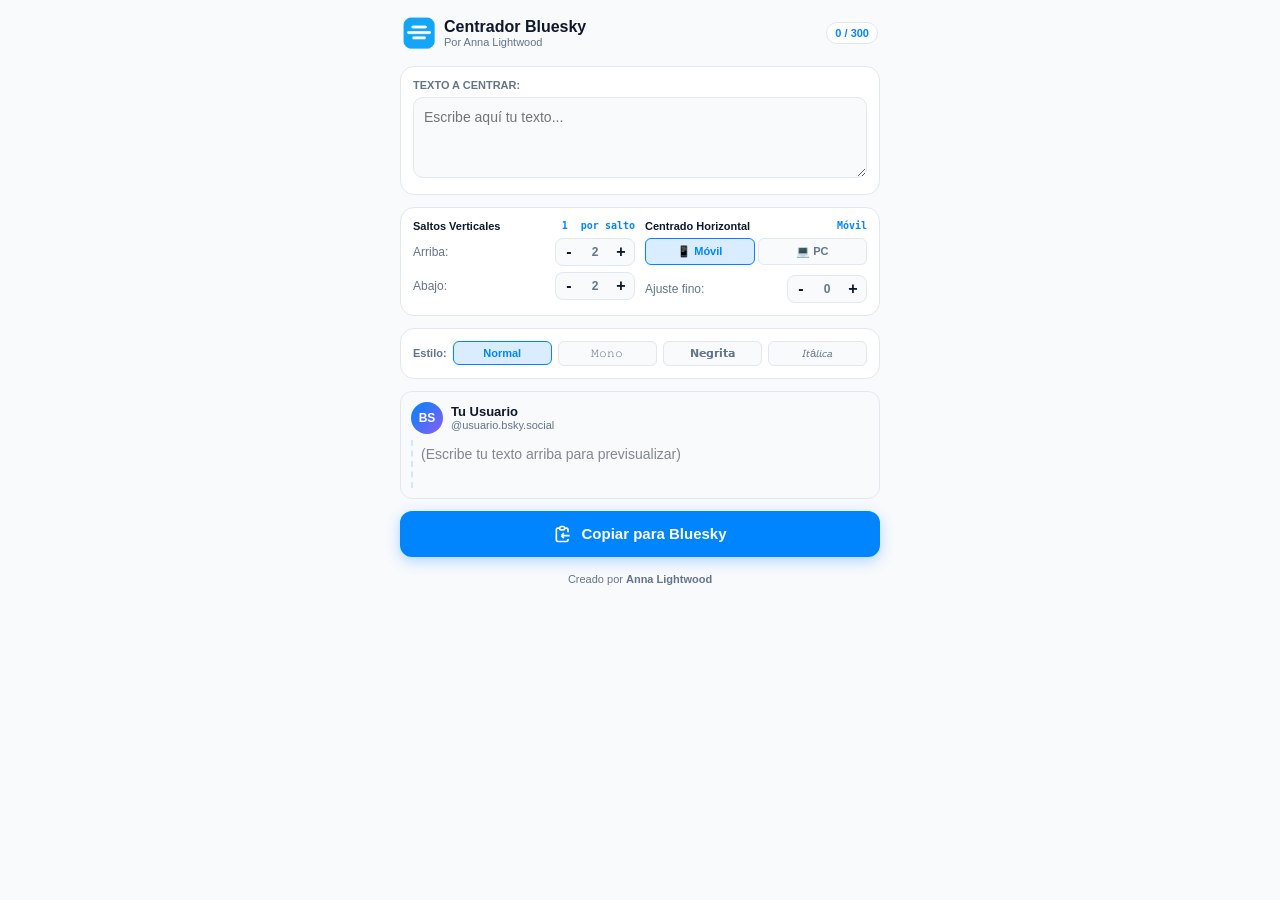
<file: pwa/index.html>
<!DOCTYPE html>
<html lang="es">
<head>
  <meta charset="UTF-8">
  <meta name="viewport" content="width=device-width, initial-scale=1.0, maximum-scale=1.0, user-scalable=no">
  <title>Centrador Bluesky - Anna Lightwood</title>
  <link rel="manifest" href="manifest.json">
  <meta name="author" content="Anna Lightwood">
  <meta name="theme-color" content="#0085ff">
  <meta name="apple-mobile-web-app-capable" content="yes">
  <meta name="apple-mobile-web-app-status-bar-style" content="black-translucent">
  <link rel="apple-touch-icon" href="icon192.png">
  <style>
    :root {
      --bg: #0f141c;
      --card: #161e2e;
      --border: #243044;
      --text: #f1f5f9;
      --muted: #94a3b8;
      --primary: #0085ff;
      --primary-active: #006ed6;
      --success: #10b981;
      --warning: #f59e0b;
      --danger: #ef4444;
    }
    @media (prefers-color-scheme: light) {
      :root {
        --bg: #f8fafc;
        --card: #ffffff;
        --border: #e2e8f0;
        --text: #0f172a;
        --muted: #64748b;
        --primary: #0085ff;
        --primary-active: #0070d8;
      }
    }
    * { box-sizing: border-box; margin: 0; padding: 0; }
    body {
      background-color: var(--bg);
      color: var(--text);
      font-family: -apple-system, BlinkMacSystemFont, "Segoe UI", Roboto, Helvetica, Arial, sans-serif;
      min-height: 100vh;
      display: flex;
      flex-direction: column;
      align-items: center;
      padding: 12px;
      user-select: none;
    }
    .app-container {
      width: 100%;
      max-width: 480px;
      display: flex;
      flex-direction: column;
      gap: 12px;
    }
    header {
      display: flex;
      justify-content: space-between;
      align-items: center;
      padding: 4px 2px;
    }
    .header-brand {
      display: flex;
      align-items: center;
      gap: 8px;
    }
    .brand-icon {
      width: 34px;
      height: 34px;
      background: rgba(0, 133, 255, 0.15);
      border-radius: 10px;
      display: flex;
      align-items: center;
      justify-content: center;
    }
    .brand-icon svg { width: 22px; height: 22px; fill: var(--primary); }
    h1 { font-size: 16px; font-weight: 700; }
    .brand-sub { font-size: 11px; color: var(--muted); }
    .badge {
      font-size: 11px;
      font-weight: 700;
      padding: 4px 8px;
      border-radius: 12px;
      background: var(--card);
      border: 1px solid var(--border);
      color: var(--primary);
    }
    .badge.warn { color: var(--warning); border-color: var(--warning); background: rgba(245, 158, 11, 0.1); }
    .badge.error { color: var(--danger); border-color: var(--danger); background: rgba(239, 68, 68, 0.1); }

    /* Cards */
    .card {
      background: var(--card);
      border: 1px solid var(--border);
      border-radius: 14px;
      padding: 12px;
    }
    label.card-label {
      display: flex;
      justify-content: space-between;
      font-size: 11px;
      font-weight: 700;
      text-transform: uppercase;
      color: var(--muted);
      margin-bottom: 6px;
    }
    textarea {
      width: 100%;
      background: var(--bg);
      border: 1px solid var(--border);
      color: var(--text);
      border-radius: 10px;
      padding: 10px;
      font-size: 14px;
      line-height: 1.4;
      font-family: inherit;
      resize: vertical;
      min-height: 70px;
    }
    textarea:focus { outline: none; border-color: var(--primary); }

    /* Grid settings */
    .grid-2 {
      display: grid;
      grid-template-columns: 1fr 1fr;
      gap: 10px;
    }
    .setting-box {
      display: flex;
      flex-direction: column;
      gap: 6px;
    }
    .setting-title {
      font-size: 11px;
      font-weight: 700;
      display: flex;
      justify-content: space-between;
    }
    .setting-title small { font-family: monospace; color: var(--primary); font-size: 10px; }
    .stepper-row {
      display: flex;
      justify-content: space-between;
      align-items: center;
      font-size: 12px;
      color: var(--muted);
    }
    .stepper {
      display: flex;
      align-items: center;
      background: var(--bg);
      border: 1px solid var(--border);
      border-radius: 8px;
    }
    .step-btn {
      width: 26px;
      height: 26px;
      background: none;
      border: none;
      color: var(--text);
      font-size: 16px;
      font-weight: bold;
      cursor: pointer;
    }
    .step-val {
      width: 26px;
      text-align: center;
      font-weight: bold;
      font-size: 12px;
    }
    .button-group {
      display: flex;
      gap: 3px;
    }
    .btn-toggle {
      flex: 1;
      padding: 6px 0;
      background: var(--bg);
      border: 1px solid var(--border);
      color: var(--muted);
      font-size: 11px;
      font-weight: 600;
      border-radius: 6px;
      cursor: pointer;
    }
    .btn-toggle.active {
      background: rgba(0, 133, 255, 0.15);
      border-color: var(--primary);
      color: var(--primary);
    }

    /* Style Selector */
    .style-bar {
      display: flex;
      align-items: center;
      justify-content: space-between;
      gap: 6px;
    }
    .pill {
      flex: 1;
      padding: 5px 0;
      background: var(--bg);
      border: 1px solid var(--border);
      color: var(--muted);
      font-size: 11px;
      border-radius: 6px;
      cursor: pointer;
      text-align: center;
    }
    .pill.active {
      background: rgba(0, 133, 255, 0.15);
      border-color: var(--primary);
      color: var(--primary);
      font-weight: 700;
    }

    /* Preview */
    .preview-feed {
      background: var(--bg);
      border: 1px solid var(--border);
      border-radius: 12px;
      padding: 10px;
    }
    .preview-header {
      display: flex;
      align-items: center;
      gap: 8px;
      margin-bottom: 6px;
    }
    .avatar {
      width: 32px;
      height: 32px;
      border-radius: 50%;
      background: linear-gradient(135deg, #0085ff, #8b5cf6);
      color: white;
      font-weight: bold;
      font-size: 12px;
      display: flex;
      align-items: center;
      justify-content: center;
    }
    .user-info .u-name { font-size: 13px; font-weight: 700; }
    .user-info .u-handle { font-size: 11px; color: var(--muted); }
    .post-content {
      white-space: pre-wrap;
      font-size: 14px;
      line-height: 1.45;
      padding: 4px 8px;
      border-left: 2px dashed rgba(0, 133, 255, 0.3);
      min-height: 48px;
      user-select: text;
    }

    /* Primary copy button */
    .btn-copy {
      width: 100%;
      padding: 13px;
      background: var(--primary);
      color: white;
      border: none;
      border-radius: 12px;
      font-size: 15px;
      font-weight: 700;
      display: flex;
      align-items: center;
      justify-content: center;
      gap: 8px;
      cursor: pointer;
      box-shadow: 0 4px 14px rgba(0, 133, 255, 0.3);
      transition: all 0.2s ease;
    }
    .btn-copy:active { transform: scale(0.98); }
    .btn-copy.copied {
      background: var(--success);
      box-shadow: 0 4px 14px rgba(16, 185, 129, 0.3);
    }
    .btn-install {
      display: none;
      width: 100%;
      padding: 8px;
      background: rgba(0, 133, 255, 0.12);
      border: 1px dashed var(--primary);
      color: var(--primary);
      font-size: 12px;
      font-weight: 600;
      border-radius: 8px;
      cursor: pointer;
      text-align: center;
    }
    .creator-footer {
      text-align: center;
      font-size: 11px;
      color: var(--muted);
      padding: 4px 0 10px;
    }
  </style>
</head>
<body>
  <div class="app-container">
    <header>
      <div class="header-brand">
        <div class="brand-icon" style="background:transparent; padding:0;">
          <img src="[data-uri]" alt="Lightwood" style="width:34px; height:34px; border-radius:8px; object-fit:contain;">
        </div>
        <div>
          <h1>Centrador Bluesky</h1>
          <div class="brand-sub">Por Anna Lightwood</div>
        </div>
      </div>
      <div id="badge" class="badge">
        <span id="charCount">0</span> / 300
      </div>
    </header>

    <!-- Install PWA prompt -->
    <button id="installBtn" class="btn-install">📱 Instalar como App en tu Móvil</button>

    <!-- Input text -->
    <div class="card">
      <label class="card-label">
        <span>Texto a centrar:</span>
      </label>
      <textarea id="inputText" rows="3" placeholder="Escribe aquí tu texto..."></textarea>
    </div>

    <!-- Controls -->
    <div class="card grid-2">
      <!-- Vertical -->
      <div class="setting-box">
        <div class="setting-title">
          <span>Saltos Verticales</span>
          <small>1⠀ por salto</small>
        </div>
        <div class="stepper-row">
          <span>Arriba:</span>
          <div class="stepper">
            <button class="step-btn" onclick="stepVal('top', -1)">-</button>
            <span id="topVal" class="step-val">2</span>
            <button class="step-btn" onclick="stepVal('top', 1)">+</button>
          </div>
        </div>
        <div class="stepper-row">
          <span>Abajo:</span>
          <div class="stepper">
            <button class="step-btn" onclick="stepVal('bottom', -1)">-</button>
            <span id="bottomVal" class="step-val">2</span>
            <button class="step-btn" onclick="stepVal('bottom', 1)">+</button>
          </div>
        </div>
      </div>

      <!-- Horizontal -->
      <div class="setting-box">
        <div class="setting-title">
          <span>Centrado Horizontal</span>
          <small id="modeDisp">Móvil</small>
        </div>
        <div class="button-group">
          <button id="btnMobile" class="btn-toggle active" onclick="setMode('mobile')">📱 Móvil</button>
          <button id="btnPC" class="btn-toggle" onclick="setMode('pc')">💻 PC</button>
        </div>
        <div class="stepper-row" style="margin-top:4px;">
          <span>Ajuste fino:</span>
          <div class="stepper">
            <button class="step-btn" onclick="stepNudge(-1)">-</button>
            <span id="nudgeDisp" class="step-val">0</span>
            <button class="step-btn" onclick="stepNudge(1)">+</button>
          </div>
        </div>
      </div>
    </div>

    <!-- Typography -->
    <div class="card style-bar">
      <span style="font-size:11px; font-weight:700; color:var(--muted);">Estilo:</span>
      <button id="stNormal" class="pill active" onclick="setStyle('normal')">Normal</button>
      <button id="stMono" class="pill" onclick="setStyle('mono')">𝙼𝚘𝚗𝚘</button>
      <button id="stBold" class="pill" onclick="setStyle('bold')">𝗡𝗲𝗴𝗿𝗶𝘁𝗮</button>
      <button id="stItalic" class="pill" onclick="setStyle('italic')">𝘐𝘵á𝘭𝘪𝘤𝘢</button>
    </div>

    <!-- Live Preview -->
    <div class="card preview-feed">
      <div class="preview-header">
        <div class="avatar">BS</div>
        <div class="user-info">
          <div class="u-name">Tu Usuario</div>
          <div class="u-handle">@usuario.bsky.social</div>
        </div>
      </div>
      <div id="previewBox" class="post-content"></div>
    </div>

    <!-- Copy CTA -->
    <button id="copyBtn" class="btn-copy" onclick="copyResult()">
      <svg width="20" height="20" viewBox="0 0 24 24" fill="none" stroke="currentColor" stroke-width="2">
        <path d="M8 5H6a2 2 0 00-2 2v12a2 2 0 002 2h10a2 2 0 002-2v-1M8 5a2 2 0 002 2h2a2 2 0 002-2M8 5a2 2 0 012-2h2a2 2 0 012 2m0 0h2a2 2 0 012 2v3m2 4H10m0 0l3-3m-3 3l3 3"/>
      </svg>
      <span id="copyLabel">Copiar para Bluesky</span>
    </button>

    <div class="creator-footer">
      Creado por <strong>Anna Lightwood</strong>
    </div>
  </div>

  <script>
    const BRAILLE = '\u2800';

    // Canvas exact pixel measuring
    const canvas = document.createElement('canvas');
    const ctx = canvas.getContext('2d');
    ctx.font = '15px -apple-system, BlinkMacSystemFont, "Segoe UI", Roboto, Helvetica, Arial, sans-serif';

    function getPxWidth(text) {
      return ctx.measureText(text).width;
    }

    const BRAILLE_PX = ctx.measureText(BRAILLE).width || 10.0;

    let state = {
      top: 2,
      bottom: 2,
      mode: 'mobile', // 'mobile' | 'pc' | 'block'
      nudge: 0,
      style: 'normal'
    };

    const maps = {
      mono: {
        base: 'abcdefghijklmnopqrstuvwxyzABCDEFGHIJKLMNOPQRSTUVWXYZ0123456789',
        target: '𝚊𝚋𝚌𝚍𝚎𝚏𝚐𝚑𝚒𝚓𝚔𝚕𝚖𝚗𝚘𝚙𝚚𝚛𝚜𝚝𝚞𝚟𝚠𝚡𝚢𝚣𝙰𝙱𝙲𝙳𝙴𝙵𝙶𝙷𝙸𝙹𝙺𝙻𝙼𝙽𝙾𝙿𝚀𝚁𝚂𝚃𝚄𝚅𝚆𝚇𝚈𝚉𝟶𝟷𝟸𝟹𝟺𝟻𝟼𝟽𝟾𝟿'
      },
      bold: {
        base: 'abcdefghijklmnopqrstuvwxyzABCDEFGHIJKLMNOPQRSTUVWXYZ0123456789',
        target: '𝗮𝗯𝗰𝗱𝗲𝗳𝗴𝗵𝗶𝗷𝗸𝗹𝗺𝗻𝗼𝗽𝗾𝗿𝘀𝘁𝘂𝘃𝘄𝘅𝘆𝘇𝗔𝗕𝗖𝗗𝙴𝗙𝗚𝗛𝗜𝗝𝗞𝗟𝗠𝗡𝗢𝗣𝗤𝗥𝗦𝗧𝗨𝗩𝗪𝗫𝗬𝗭𝟬𝟭𝟮𝟯𝟰𝟱𝟲𝟳𝟴𝟵'
      },
      italic: {
        base: 'abcdefghijklmnopqrstuvwxyzABCDEFGHIJKLMNOPQRSTUVWXYZ',
        target: '𝘢𝘣𝘤𝘥𝚎𝚏𝚐𝘩𝘪𝘫𝚔𝘭𝘮𝘯𝘰𝚙𝘲𝘳𝘴𝘵𝘶𝚟𝘸𝘹𝘺𝘻𝘈𝘉𝘊𝘋𝘌𝘍𝘎𝘏𝘐𝘑𝘒𝘓𝘔𝕎𝗤𝘙𝘚𝘛𝘜𝘝𝘞𝘟𝘠𝘡'
      }
    };

    function convert(text, s) {
      if (s === 'normal' || !maps[s]) return text;
      const m = maps[s];
      const b = Array.from(m.base);
      const t = Array.from(m.target);
      const dict = {};
      b.forEach((char, i) => dict[char] = t[i]);
      return Array.from(text).map(c => dict[c] || c).join('');
    }

    function generate() {
      const raw = document.getElementById('inputText').value;
      if (!raw.trim()) return '';

      const lines = raw.split('\n');
      const styled = lines.map(l => convert(l, state.style));

      const targetPx = state.mode === 'pc' ? 520 : 320;
      let res = styled.map(l => {
        if (!l.trim()) return '';
        const linePx = getPxWidth(l);
        const diffPx = Math.max(0, (targetPx - linePx) / 2);
        const count = Math.max(0, Math.round(diffPx / BRAILLE_PX) + state.nudge);
        return BRAILLE.repeat(count) + l;
      });

      const topStr = state.top > 0 ? (BRAILLE + '\n').repeat(state.top) : '';
      const botStr = state.bottom > 0 ? ('\n' + BRAILLE).repeat(state.bottom) : '';
      return topStr + res.join('\n') + botStr;
    }

    function render() {
      const out = generate();
      const p = document.getElementById('previewBox');
      p.textContent = out || '(Escribe tu texto arriba para previsualizar)';
      p.style.opacity = out ? '1' : '0.5';

      const count = Array.from(out).length;
      const countEl = document.getElementById('charCount');
      const badge = document.getElementById('badge');
      countEl.textContent = count;

      if (count > 300) {
        badge.className = 'badge error';
      } else if (count > 260) {
        badge.className = 'badge warn';
      } else {
        badge.className = 'badge';
      }
    }

    function stepVal(type, delta) {
      if (type === 'top') {
        state.top = Math.max(0, Math.min(8, state.top + delta));
        document.getElementById('topVal').textContent = state.top;
      } else {
        state.bottom = Math.max(0, Math.min(8, state.bottom + delta));
        document.getElementById('bottomVal').textContent = state.bottom;
      }
      render();
    }

    function setMode(mode) {
      state.mode = mode;
      ['btnMobile', 'btnPC'].forEach(id => {
        document.getElementById(id).classList.remove('active');
      });
      const actId = mode === 'mobile' ? 'btnMobile' : 'btnPC';
      document.getElementById(actId).classList.add('active');
      document.getElementById('modeDisp').textContent = mode === 'mobile' ? 'Móvil' : 'PC';
      render();
    }

    function stepNudge(delta) {
      state.nudge = Math.max(-10, Math.min(15, state.nudge + delta));
      document.getElementById('nudgeDisp').textContent = state.nudge > 0 ? `+${state.nudge}` : state.nudge;
      render();
    }

    function setStyle(s) {
      state.style = s;
      ['stNormal', 'stMono', 'stBold', 'stItalic'].forEach(id => {
        document.getElementById(id).classList.remove('active');
      });
      const cur = s === 'normal' ? 'stNormal' : (s === 'mono' ? 'stMono' : (s === 'bold' ? 'stBold' : 'stItalic'));
      document.getElementById(cur).classList.add('active');
      render();
    }


    function copyResult() {
      const text = generate();
      if (!text) return;

      if (navigator.vibrate) {
        navigator.vibrate(40);
      }

      navigator.clipboard.writeText(text).then(() => {
        const btn = document.getElementById('copyBtn');
        const lbl = document.getElementById('copyLabel');
        const old = lbl.textContent;
        lbl.textContent = '¡Copiado con éxito!';
        btn.classList.add('copied');
        setTimeout(() => {
          lbl.textContent = old;
          btn.classList.remove('copied');
        }, 1800);
      }).catch(() => {
        alert('Copiado!');
      });
    }

    document.getElementById('inputText').addEventListener('input', render);

    // PWA Service Worker Registration
    if ('serviceWorker' in navigator) {
      navigator.serviceWorker.register('sw.js').catch(console.error);
    }

    // PWA install banner
    let deferredPrompt;
    window.addEventListener('beforeinstallprompt', (e) => {
      e.preventDefault();
      deferredPrompt = e;
      const btn = document.getElementById('installBtn');
      btn.style.display = 'block';
      btn.addEventListener('click', () => {
        deferredPrompt.prompt();
        deferredPrompt.userChoice.then(() => {
          btn.style.display = 'none';
          deferredPrompt = null;
        });
      });
    });

    // Start with empty input
    render();
  </script>
</body>
</html>
</file>
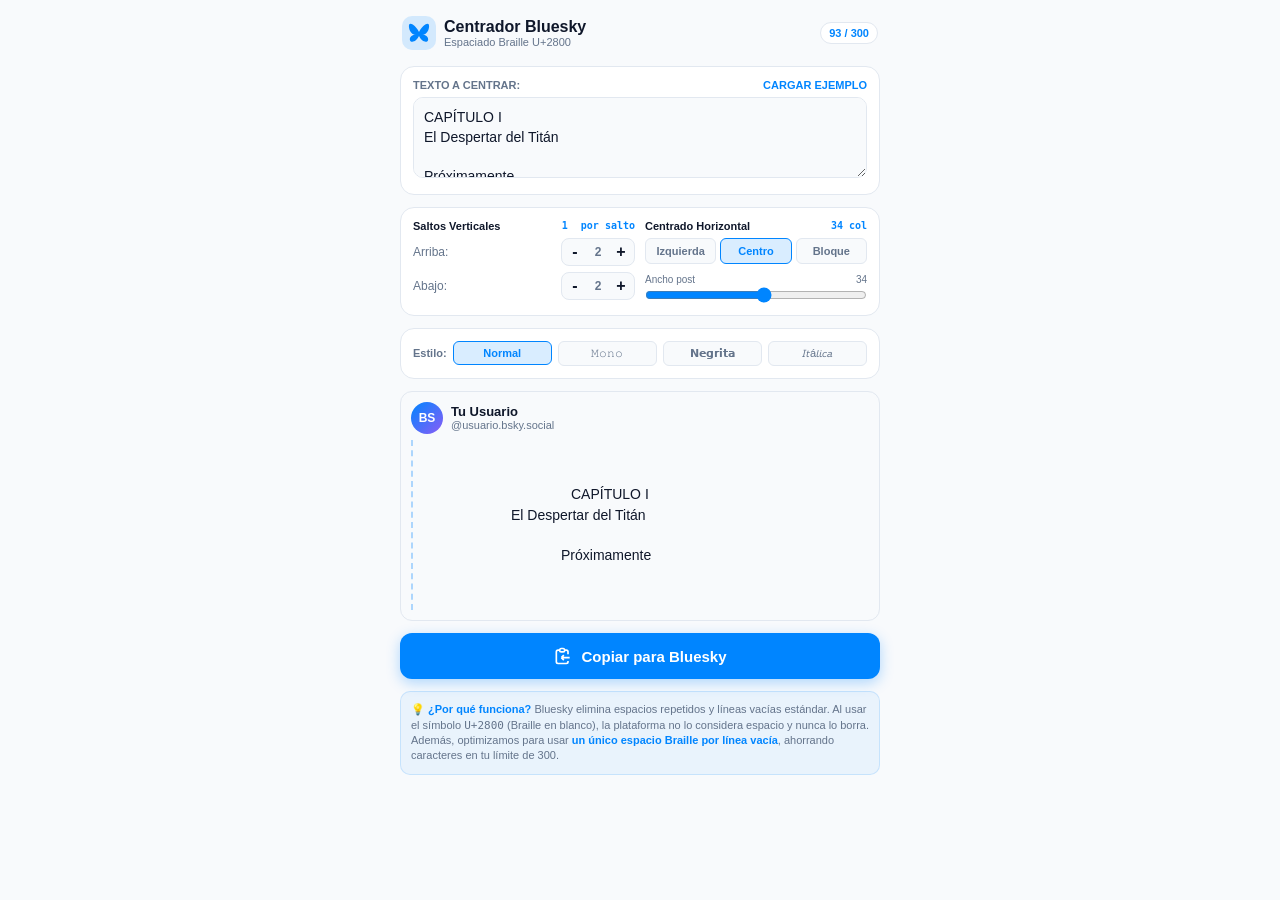
<file: android-project\app\src\main\assets\index.html>
<!DOCTYPE html>
<html lang="es">
<head>
  <meta charset="UTF-8">
  <meta name="viewport" content="width=device-width, initial-scale=1.0, maximum-scale=1.0, user-scalable=no">
  <title>Centrador Bluesky</title>
  <link rel="manifest" href="manifest.json">
  <meta name="theme-color" content="#0085ff">
  <meta name="apple-mobile-web-app-capable" content="yes">
  <meta name="apple-mobile-web-app-status-bar-style" content="black-translucent">
  <link rel="apple-touch-icon" href="icon192.png">
  <style>
    :root {
      --bg: #0f141c;
      --card: #161e2e;
      --border: #243044;
      --text: #f1f5f9;
      --muted: #94a3b8;
      --primary: #0085ff;
      --primary-active: #006ed6;
      --success: #10b981;
      --warning: #f59e0b;
      --danger: #ef4444;
    }
    @media (prefers-color-scheme: light) {
      :root {
        --bg: #f8fafc;
        --card: #ffffff;
        --border: #e2e8f0;
        --text: #0f172a;
        --muted: #64748b;
        --primary: #0085ff;
        --primary-active: #0070d8;
      }
    }
    * { box-sizing: border-box; margin: 0; padding: 0; }
    body {
      background-color: var(--bg);
      color: var(--text);
      font-family: -apple-system, BlinkMacSystemFont, "Segoe UI", Roboto, Helvetica, Arial, sans-serif;
      min-height: 100vh;
      display: flex;
      flex-direction: column;
      align-items: center;
      padding: 12px;
      user-select: none;
    }
    .app-container {
      width: 100%;
      max-width: 480px;
      display: flex;
      flex-direction: column;
      gap: 12px;
    }
    header {
      display: flex;
      justify-content: space-between;
      align-items: center;
      padding: 4px 2px;
    }
    .header-brand {
      display: flex;
      align-items: center;
      gap: 8px;
    }
    .brand-icon {
      width: 34px;
      height: 34px;
      background: rgba(0, 133, 255, 0.15);
      border-radius: 10px;
      display: flex;
      align-items: center;
      justify-content: center;
    }
    .brand-icon svg { width: 22px; height: 22px; fill: var(--primary); }
    h1 { font-size: 16px; font-weight: 700; }
    .brand-sub { font-size: 11px; color: var(--muted); }
    .badge {
      font-size: 11px;
      font-weight: 700;
      padding: 4px 8px;
      border-radius: 12px;
      background: var(--card);
      border: 1px solid var(--border);
      color: var(--primary);
    }
    .badge.warn { color: var(--warning); border-color: var(--warning); background: rgba(245, 158, 11, 0.1); }
    .badge.error { color: var(--danger); border-color: var(--danger); background: rgba(239, 68, 68, 0.1); }

    /* Cards */
    .card {
      background: var(--card);
      border: 1px solid var(--border);
      border-radius: 14px;
      padding: 12px;
    }
    label.card-label {
      display: flex;
      justify-content: space-between;
      font-size: 11px;
      font-weight: 700;
      text-transform: uppercase;
      color: var(--muted);
      margin-bottom: 6px;
    }
    textarea {
      width: 100%;
      background: var(--bg);
      border: 1px solid var(--border);
      color: var(--text);
      border-radius: 10px;
      padding: 10px;
      font-size: 14px;
      line-height: 1.4;
      font-family: inherit;
      resize: vertical;
      min-height: 70px;
    }
    textarea:focus { outline: none; border-color: var(--primary); }

    /* Grid settings */
    .grid-2 {
      display: grid;
      grid-template-columns: 1fr 1fr;
      gap: 10px;
    }
    .setting-box {
      display: flex;
      flex-direction: column;
      gap: 6px;
    }
    .setting-title {
      font-size: 11px;
      font-weight: 700;
      display: flex;
      justify-content: space-between;
    }
    .setting-title small { font-family: monospace; color: var(--primary); font-size: 10px; }
    .stepper-row {
      display: flex;
      justify-content: space-between;
      align-items: center;
      font-size: 12px;
      color: var(--muted);
    }
    .stepper {
      display: flex;
      align-items: center;
      background: var(--bg);
      border: 1px solid var(--border);
      border-radius: 8px;
    }
    .step-btn {
      width: 26px;
      height: 26px;
      background: none;
      border: none;
      color: var(--text);
      font-size: 16px;
      font-weight: bold;
      cursor: pointer;
    }
    .step-val {
      width: 20px;
      text-align: center;
      font-weight: bold;
      font-size: 12px;
    }
    .button-group {
      display: flex;
      gap: 4px;
    }
    .btn-toggle {
      flex: 1;
      padding: 6px 0;
      background: var(--bg);
      border: 1px solid var(--border);
      color: var(--muted);
      font-size: 11px;
      font-weight: 600;
      border-radius: 6px;
      cursor: pointer;
    }
    .btn-toggle.active {
      background: rgba(0, 133, 255, 0.15);
      border-color: var(--primary);
      color: var(--primary);
    }
    .range-wrap {
      display: flex;
      flex-direction: column;
      gap: 2px;
      margin-top: 4px;
    }
    .range-label {
      display: flex;
      justify-content: space-between;
      font-size: 10px;
      color: var(--muted);
    }
    input[type="range"] {
      width: 100%;
      accent-color: var(--primary);
    }

    /* Style Selector */
    .style-bar {
      display: flex;
      align-items: center;
      justify-content: space-between;
      gap: 6px;
    }
    .pill {
      flex: 1;
      padding: 5px 0;
      background: var(--bg);
      border: 1px solid var(--border);
      color: var(--muted);
      font-size: 11px;
      border-radius: 6px;
      cursor: pointer;
      text-align: center;
    }
    .pill.active {
      background: rgba(0, 133, 255, 0.15);
      border-color: var(--primary);
      color: var(--primary);
      font-weight: 700;
    }

    /* Preview */
    .preview-feed {
      background: var(--bg);
      border: 1px solid var(--border);
      border-radius: 12px;
      padding: 10px;
    }
    .preview-header {
      display: flex;
      align-items: center;
      gap: 8px;
      margin-bottom: 6px;
    }
    .avatar {
      width: 32px;
      height: 32px;
      border-radius: 50%;
      background: linear-gradient(135deg, #0085ff, #8b5cf6);
      color: white;
      font-weight: bold;
      font-size: 12px;
      display: flex;
      align-items: center;
      justify-content: center;
    }
    .user-info .u-name { font-size: 13px; font-weight: 700; }
    .user-info .u-handle { font-size: 11px; color: var(--muted); }
    .post-content {
      white-space: pre-wrap;
      font-size: 14px;
      line-height: 1.45;
      padding: 4px 8px;
      border-left: 2px dashed rgba(0, 133, 255, 0.3);
      min-height: 48px;
      user-select: text;
    }

    /* Primary copy button */
    .btn-copy {
      width: 100%;
      padding: 13px;
      background: var(--primary);
      color: white;
      border: none;
      border-radius: 12px;
      font-size: 15px;
      font-weight: 700;
      display: flex;
      align-items: center;
      justify-content: center;
      gap: 8px;
      cursor: pointer;
      box-shadow: 0 4px 14px rgba(0, 133, 255, 0.3);
      transition: all 0.2s ease;
    }
    .btn-copy:active { transform: scale(0.98); }
    .btn-copy.copied {
      background: var(--success);
      box-shadow: 0 4px 14px rgba(16, 185, 129, 0.3);
    }
    .btn-install {
      display: none;
      width: 100%;
      padding: 8px;
      background: rgba(0, 133, 255, 0.12);
      border: 1px dashed var(--primary);
      color: var(--primary);
      font-size: 12px;
      font-weight: 600;
      border-radius: 8px;
      cursor: pointer;
      text-align: center;
    }

    /* Explanation */
    .tip-box {
      font-size: 11px;
      line-height: 1.4;
      color: var(--muted);
      background: rgba(0, 133, 255, 0.06);
      border: 1px solid rgba(0, 133, 255, 0.15);
      border-radius: 10px;
      padding: 10px;
    }
    .tip-box strong { color: var(--primary); }
  </style>
</head>
<body>
  <div class="app-container">
    <header>
      <div class="header-brand">
        <div class="brand-icon">
          <svg viewBox="0 0 24 24">
            <path d="M12 10.8c-1.087-2.114-4.046-6.053-6.798-7.995C2.566 1.01 1 1.6 1 4.5c0 2.8 1.4 8.8 7.5 9.5-3.8 0-6.5 2-6.5 5 0 2.8 3.5 3.5 6.5 1 2.5-2 3.5-5 3.5-5s1 3 3.5 5c3 2.5 6.5 1.8 6.5-1 0-3-2.7-5-6.5-5 6.1-.7 7.5-6.7 7.5-9.5 0-2.9-1.566-3.49-4.202-1.695C16.046 4.747 13.087 8.686 12 10.8z"/>
          </svg>
        </div>
        <div>
          <h1>Centrador Bluesky</h1>
          <div class="brand-sub">Espaciado Braille U+2800</div>
        </div>
      </div>
      <div id="badge" class="badge">
        <span id="charCount">0</span> / 300
      </div>
    </header>

    <!-- Install PWA prompt -->
    <button id="installBtn" class="btn-install">📱 Instalar como App en tu Móvil</button>

    <!-- Input text -->
    <div class="card">
      <label class="card-label">
        <span>Texto a centrar:</span>
        <span style="cursor:pointer; color:var(--primary);" onclick="loadSample()">Cargar ejemplo</span>
      </label>
      <textarea id="inputText" rows="3" placeholder="Escribe aquí tu texto..."></textarea>
    </div>

    <!-- Controls -->
    <div class="card grid-2">
      <!-- Vertical -->
      <div class="setting-box">
        <div class="setting-title">
          <span>Saltos Verticales</span>
          <small>1⠀ por salto</small>
        </div>
        <div class="stepper-row">
          <span>Arriba:</span>
          <div class="stepper">
            <button class="step-btn" onclick="stepVal('top', -1)">-</button>
            <span id="topVal" class="step-val">2</span>
            <button class="step-btn" onclick="stepVal('top', 1)">+</button>
          </div>
        </div>
        <div class="stepper-row">
          <span>Abajo:</span>
          <div class="stepper">
            <button class="step-btn" onclick="stepVal('bottom', -1)">-</button>
            <span id="bottomVal" class="step-val">2</span>
            <button class="step-btn" onclick="stepVal('bottom', 1)">+</button>
          </div>
        </div>
      </div>

      <!-- Horizontal -->
      <div class="setting-box">
        <div class="setting-title">
          <span>Centrado Horizontal</span>
          <small id="colLabel">34 col</small>
        </div>
        <div class="button-group">
          <button id="btnAlignNone" class="btn-toggle" onclick="setAlign('none')">Izquierda</button>
          <button id="btnAlignCenter" class="btn-toggle active" onclick="setAlign('center')">Centro</button>
          <button id="btnAlignRel" class="btn-toggle" onclick="setAlign('relative')">Bloque</button>
        </div>
        <div class="range-wrap">
          <div class="range-label">
            <span>Ancho post</span>
            <span id="widthDisp">34</span>
          </div>
          <input type="range" id="widthRange" min="20" max="46" value="34" oninput="updateWidth(this.value)">
        </div>
      </div>
    </div>

    <!-- Typography -->
    <div class="card style-bar">
      <span style="font-size:11px; font-weight:700; color:var(--muted);">Estilo:</span>
      <button id="stNormal" class="pill active" onclick="setStyle('normal')">Normal</button>
      <button id="stMono" class="pill" onclick="setStyle('mono')">𝙼𝚘𝚗𝚘</button>
      <button id="stBold" class="pill" onclick="setStyle('bold')">𝗡𝗲𝗴𝗿𝗶𝘁𝗮</button>
      <button id="stItalic" class="pill" onclick="setStyle('italic')">𝘐𝘵á𝘭𝘪𝘤𝘢</button>
    </div>

    <!-- Live Preview -->
    <div class="card preview-feed">
      <div class="preview-header">
        <div class="avatar">BS</div>
        <div class="user-info">
          <div class="u-name">Tu Usuario</div>
          <div class="u-handle">@usuario.bsky.social</div>
        </div>
      </div>
      <div id="previewBox" class="post-content"></div>
    </div>

    <!-- Copy CTA -->
    <button id="copyBtn" class="btn-copy" onclick="copyResult()">
      <svg width="20" height="20" viewBox="0 0 24 24" fill="none" stroke="currentColor" stroke-width="2">
        <path d="M8 5H6a2 2 0 00-2 2v12a2 2 0 002 2h10a2 2 0 002-2v-1M8 5a2 2 0 002 2h2a2 2 0 002-2M8 5a2 2 0 012-2h2a2 2 0 012 2m0 0h2a2 2 0 012 2v3m2 4H10m0 0l3-3m-3 3l3 3"/>
      </svg>
      <span id="copyLabel">Copiar para Bluesky</span>
    </button>

    <!-- Tips -->
    <div class="tip-box">
      <strong>💡 ¿Por qué funciona?</strong> Bluesky elimina espacios repetidos y líneas vacías estándar. Al usar el símbolo <code>U+2800</code> (Braille en blanco), la plataforma no lo considera espacio y nunca lo borra. Además, optimizamos para usar <strong>un único espacio Braille por línea vacía</strong>, ahorrando caracteres en tu límite de 300.
    </div>
  </div>

  <script>
    const BRAILLE = '\u2800';
    let state = {
      top: 2,
      bottom: 2,
      align: 'center',
      width: 34,
      style: 'normal'
    };

    const maps = {
      mono: {
        base: 'abcdefghijklmnopqrstuvwxyzABCDEFGHIJKLMNOPQRSTUVWXYZ0123456789',
        target: '𝚊𝚋𝚌𝚍𝚎𝚏𝚐𝚑𝚒𝚓𝚔𝚕𝚖𝚗𝚘𝚙𝚚𝚛𝚜𝚝𝚞𝚟𝚠𝚡𝚢𝚣𝙰𝙱𝙲𝙳𝙴𝙵𝙶𝙷𝙸𝙹𝙺𝙻𝙼𝙽𝙾𝙿𝚀𝚁𝚂𝚃𝚄𝚅𝚆𝚇𝚈𝚉𝟶𝟷𝟸𝟹𝟺𝟻𝟼𝟽𝟾𝟿'
      },
      bold: {
        base: 'abcdefghijklmnopqrstuvwxyzABCDEFGHIJKLMNOPQRSTUVWXYZ0123456789',
        target: '𝗮𝗯𝗰𝗱𝗲𝚏𝗴𝗵𝗶𝗷𝗸𝗹𝗺𝗻𝗼𝗽𝗾𝗿𝘀𝘁𝘂𝘃𝘄𝘅𝘆𝘇𝗔𝗕𝗖𝗗𝙴𝗙𝗚𝗛𝗜𝗝𝗞𝗟𝗠𝗡𝗢𝗣𝗤𝗥𝗦𝗧𝗨𝗩𝗪𝗫𝗬𝗭𝟬𝟭𝟮𝟯𝟰𝟱𝟲𝟳𝟴𝟵'
      },
      italic: {
        base: 'abcdefghijklmnopqrstuvwxyzABCDEFGHIJKLMNOPQRSTUVWXYZ',
        target: '𝘢𝘣𝘤𝘥𝘦𝘧𝘨𝘩𝘪𝘫𝘬𝘭𝘮𝘯𝘰𝘱𝘲𝘳𝘴𝘵𝘶𝘷𝘸𝘹𝘺𝘻𝘈𝘉𝘊𝘋𝘌𝘍𝘎𝘏𝘐𝘑𝘒𝘓𝘔𝘕𝘖𝗤𝘙𝘚𝘛𝘜𝘝𝘞𝘟𝘠𝘡'
      }
    };

    function convert(text, s) {
      if (s === 'normal' || !maps[s]) return text;
      const m = maps[s];
      const b = Array.from(m.base);
      const t = Array.from(m.target);
      const dict = {};
      b.forEach((char, i) => dict[char] = t[i]);
      return Array.from(text).map(c => dict[c] || c).join('');
    }

    function visualLen(l) {
      let w = 0;
      for (const ch of l) {
        if ('iljt1.,:;!\'|'.includes(ch)) w += 0.5;
        else if ('WMm@%#QO'.includes(ch)) w += 1.35;
        else if (ch === ' ' || ch === BRAILLE) w += 0.8;
        else w += 1.0;
      }
      return w;
    }

    function generate() {
      const raw = document.getElementById('inputText').value;
      if (!raw.trim()) return '';

      const lines = raw.split('\n');
      const styled = lines.map(l => convert(l, state.style));

      let res = [];
      if (state.align === 'none') {
        res = styled;
      } else if (state.align === 'relative') {
        const max = Math.max(...styled.map(l => visualLen(l)));
        res = styled.map(l => {
          if (!l.trim()) return '';
          const diff = Math.max(0, (max - visualLen(l)) / 2);
          return BRAILLE.repeat(Math.round(diff / 0.8)) + l;
        });
      } else {
        res = styled.map(l => {
          if (!l.trim()) return '';
          const diff = Math.max(0, (state.width - visualLen(l)) / 2);
          return BRAILLE.repeat(Math.round(diff / 0.8)) + l;
        });
      }

      const topStr = state.top > 0 ? (BRAILLE + '\n').repeat(state.top) : '';
      const botStr = state.bottom > 0 ? ('\n' + BRAILLE).repeat(state.bottom) : '';
      return topStr + res.join('\n') + botStr;
    }

    function render() {
      const out = generate();
      const p = document.getElementById('previewBox');
      p.textContent = out || '(Escribe tu texto arriba para previsualizar)';
      p.style.opacity = out ? '1' : '0.5';

      const count = Array.from(out).length;
      const countEl = document.getElementById('charCount');
      const badge = document.getElementById('badge');
      countEl.textContent = count;

      if (count > 300) {
        badge.className = 'badge error';
      } else if (count > 260) {
        badge.className = 'badge warn';
      } else {
        badge.className = 'badge';
      }
    }

    function stepVal(type, delta) {
      if (type === 'top') {
        state.top = Math.max(0, Math.min(8, state.top + delta));
        document.getElementById('topVal').textContent = state.top;
      } else {
        state.bottom = Math.max(0, Math.min(8, state.bottom + delta));
        document.getElementById('bottomVal').textContent = state.bottom;
      }
      render();
    }

    function setAlign(mode) {
      state.align = mode;
      ['btnAlignNone', 'btnAlignCenter', 'btnAlignRel'].forEach(id => {
        document.getElementById(id).classList.remove('active');
      });
      const act = mode === 'none' ? 'btnAlignNone' : (mode === 'center' ? 'btnAlignCenter' : 'btnAlignRel');
      document.getElementById(act).classList.add('active');
      render();
    }

    function updateWidth(v) {
      state.width = parseInt(v, 10);
      document.getElementById('colLabel').textContent = `${v} col`;
      document.getElementById('widthDisp').textContent = v;
      render();
    }

    function setStyle(s) {
      state.style = s;
      ['stNormal', 'stMono', 'stBold', 'stItalic'].forEach(id => {
        document.getElementById(id).classList.remove('active');
      });
      const cur = s === 'normal' ? 'stNormal' : (s === 'mono' ? 'stMono' : (s === 'bold' ? 'stBold' : 'stItalic'));
      document.getElementById(cur).classList.add('active');
      render();
    }

    function loadSample() {
      document.getElementById('inputText').value = "CAPÍTULO I\nEl Despertar del Titán\n\nPróximamente";
      render();
    }

    function copyResult() {
      const text = generate();
      if (!text) return;

      if (navigator.vibrate) {
        navigator.vibrate(40);
      }

      navigator.clipboard.writeText(text).then(() => {
        const btn = document.getElementById('copyBtn');
        const lbl = document.getElementById('copyLabel');
        const old = lbl.textContent;
        lbl.textContent = '¡Copiado con éxito!';
        btn.classList.add('copied');
        setTimeout(() => {
          lbl.textContent = old;
          btn.classList.remove('copied');
        }, 1800);
      }).catch(() => {
        alert('Copiado!');
      });
    }

    document.getElementById('inputText').addEventListener('input', render);

    // PWA Service Worker Registration
    if ('serviceWorker' in navigator) {
      navigator.serviceWorker.register('sw.js').catch(console.error);
    }

    // PWA install banner
    let deferredPrompt;
    window.addEventListener('beforeinstallprompt', (e) => {
      e.preventDefault();
      deferredPrompt = e;
      const btn = document.getElementById('installBtn');
      btn.style.display = 'block';
      btn.addEventListener('click', () => {
        deferredPrompt.prompt();
        deferredPrompt.userChoice.then(() => {
          btn.style.display = 'none';
          deferredPrompt = null;
        });
      });
    });

    loadSample();
  </script>
</body>
</html>
</file>
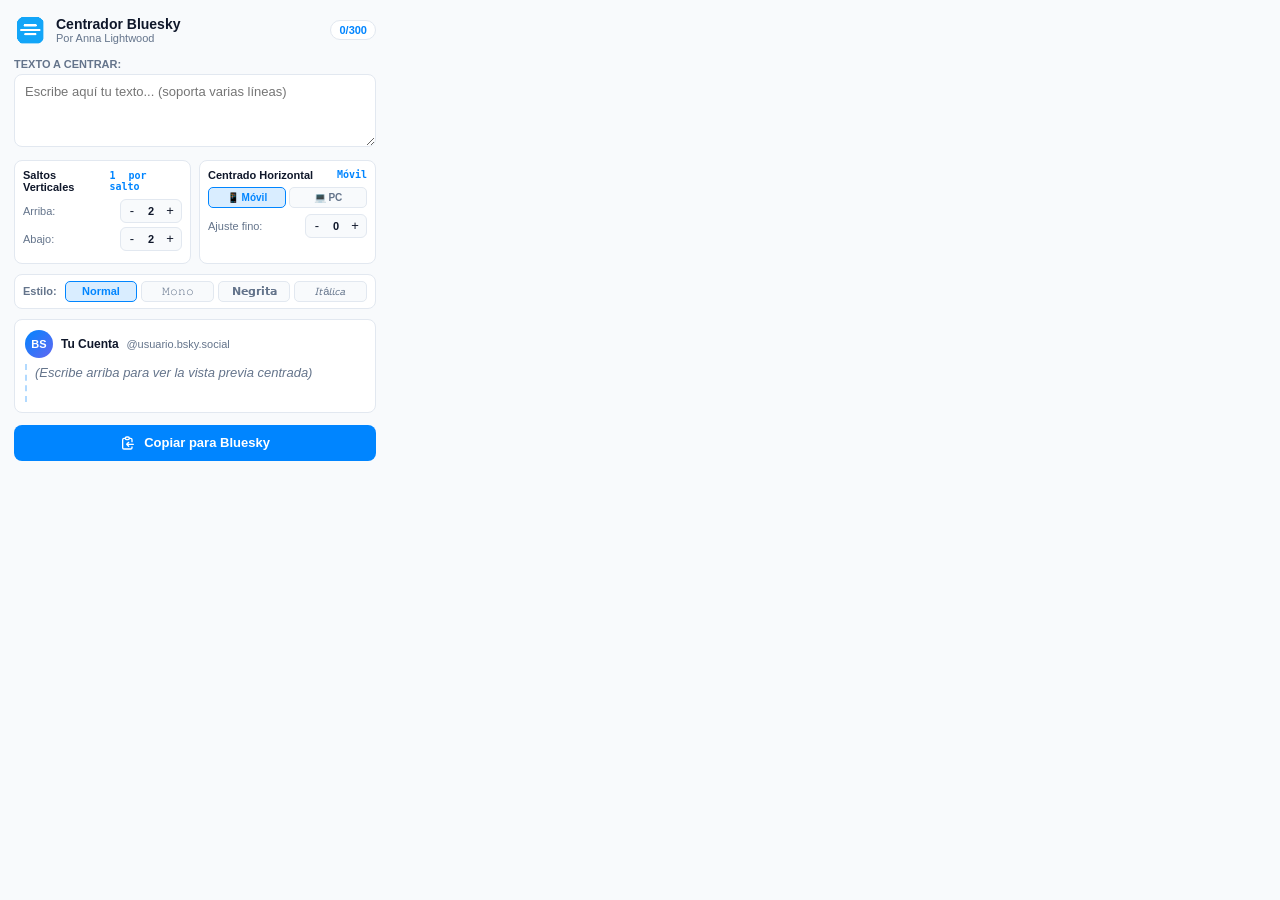
<file: extension/popup.html>
<!DOCTYPE html>
<html lang="es">
<head>
  <meta charset="UTF-8">
  <link rel="stylesheet" href="popup.css">
  <title>Bluesky Centrador</title>
</head>
<body>
  <div class="container">
    <!-- Header -->
    <header class="header">
      <div class="logo-group">
        <div class="logo-icon" style="background:transparent; padding:0;">
          <img src="[data-uri]" alt="Lightwood" style="width:28px; height:28px; border-radius:6px; object-fit:contain;">
        </div>
        <div>
          <h1>Centrador Bluesky</h1>
          <p class="subtitle">Por Anna Lightwood</p>
        </div>
      </div>
      <div id="charBadge" class="char-badge">
        <span id="charCount">0</span>/300
      </div>
    </header>

    <!-- Main Content -->
    <main class="content">
      <div class="field-group">
        <label for="inputText" class="label">Texto a centrar:</label>
        <textarea id="inputText" rows="3" placeholder="Escribe aquí tu texto... (soporta varias líneas)"></textarea>
      </div>

      <!-- Settings grid -->
      <div class="controls-grid">
        <!-- Vertical controls -->
        <div class="card-box">
          <div class="box-title">
            <span>Saltos Verticales</span>
            <span class="info-tag">1⠀ por salto</span>
          </div>
          <div class="stepper-row">
            <span>Arriba:</span>
            <div class="stepper">
              <button id="btnTopMinus" class="step-btn">-</button>
              <span id="linesTopVal" class="step-val">2</span>
              <button id="btnTopPlus" class="step-btn">+</button>
            </div>
          </div>
          <div class="stepper-row">
            <span>Abajo:</span>
            <div class="stepper">
              <button id="btnBottomMinus" class="step-btn">-</button>
              <span id="linesBottomVal" class="step-val">2</span>
              <button id="btnBottomPlus" class="step-btn">+</button>
            </div>
          </div>
        </div>

        <!-- Horizontal controls -->
        <div class="card-box">
          <div class="box-title">
            <span>Centrado Horizontal</span>
            <span id="targetIndicator" class="info-tag">Móvil</span>
          </div>
          <div class="btn-group">
            <button id="btnAlignMobile" class="toggle-btn active" title="Para el feed de la app en móvil (~320px)">📱 Móvil</button>
            <button id="btnAlignPC" class="toggle-btn" title="Para la web en PC (~520px)">💻 PC</button>
          </div>
          <div class="stepper-row" style="margin-top:6px;">
            <span>Ajuste fino:</span>
            <div class="stepper">
              <button id="btnNudgeMinus" class="step-btn">-</button>
              <span id="nudgeVal" class="step-val">0</span>
              <button id="btnNudgePlus" class="step-btn">+</button>
            </div>
          </div>
        </div>
      </div>

      <!-- Typography Style Pills -->
      <div class="style-row">
        <span class="style-label">Estilo:</span>
        <div class="style-pills">
          <button id="styleNormal" class="pill active">Normal</button>
          <button id="styleMono" class="pill font-mono">𝙼𝚘𝚗𝚘</button>
          <button id="styleBold" class="pill font-bold">𝗡𝗲𝗴𝗿𝗶𝘁𝗮</button>
          <button id="styleItalic" class="pill font-italic">𝘐𝘵á𝘭𝘪𝘤𝘢</button>
        </div>
      </div>

      <!-- Live Preview -->
      <div class="preview-card">
        <div class="preview-header">
          <div class="avatar">BS</div>
          <div class="user-meta">
            <span class="name">Tu Cuenta</span>
            <span class="handle">@usuario.bsky.social</span>
          </div>
        </div>
        <div id="previewText" class="post-body"></div>
      </div>

      <!-- Action buttons -->
      <div class="actions">
        <button id="copyBtn" class="btn-primary">
          <svg viewBox="0 0 24 24" class="btn-icon">
            <path d="M8 5H6a2 2 0 00-2 2v12a2 2 0 002 2h10a2 2 0 002-2v-1M8 5a2 2 0 002 2h2a2 2 0 002-2M8 5a2 2 0 012-2h2a2 2 0 012 2m0 0h2a2 2 0 012 2v3m2 4H10m0 0l3-3m-3 3l3 3" stroke="currentColor" stroke-width="2" fill="none" stroke-linecap="round" stroke-linejoin="round"/>
          </svg>
          <span id="copyBtnLabel">Copiar para Bluesky</span>
        </button>
      </div>
    </main>
  </div>
  <script src="popup.js"></script>
</body>
</html>
</file>
<file: extension/popup.css>
:root {
  --bg: #0f141c;
  --surface: #161e2e;
  --border: #243044;
  --text: #f1f5f9;
  --text-muted: #94a3b8;
  --primary: #0085ff;
  --primary-hover: #1d9bf0;
  --success: #10b981;
}

@media (prefers-color-scheme: light) {
  :root {
    --bg: #f8fafc;
    --surface: #ffffff;
    --border: #e2e8f0;
    --text: #0f172a;
    --text-muted: #64748b;
    --primary: #0085ff;
    --primary-hover: #0070d8;
    --success: #059669;
  }
}

* {
  box-sizing: border-box;
  margin: 0;
  padding: 0;
}

body {
  width: 390px;
  background-color: var(--bg);
  color: var(--text);
  font-family: -apple-system, BlinkMacSystemFont, "Segoe UI", Roboto, Helvetica, Arial, sans-serif;
  font-size: 13px;
  user-select: none;
}

.container {
  padding: 14px;
}

/* Header */
.header {
  display: flex;
  align-items: center;
  justify-content: space-between;
  margin-bottom: 12px;
}

.logo-group {
  display: flex;
  align-items: center;
  gap: 10px;
}

.logo-icon {
  width: 32px;
  height: 32px;
  background: rgba(0, 133, 255, 0.15);
  border-radius: 8px;
  display: flex;
  align-items: center;
  justify-content: center;
}

.butterfly {
  width: 20px;
  height: 20px;
  fill: var(--primary);
}

h1 {
  font-size: 14px;
  font-weight: 700;
  line-height: 1.2;
}

.subtitle {
  font-size: 11px;
  color: var(--text-muted);
}

.char-badge {
  font-size: 11px;
  font-weight: 600;
  padding: 3px 8px;
  border-radius: 12px;
  background: var(--surface);
  border: 1px solid var(--border);
  color: var(--primary);
}

.char-badge.warn {
  border-color: #f59e0b;
  color: #f59e0b;
  background: rgba(245, 158, 11, 0.1);
}

.char-badge.error {
  border-color: #ef4444;
  color: #ef4444;
  background: rgba(239, 68, 68, 0.1);
}

/* Content */
.field-group {
  margin-bottom: 10px;
}

.label {
  display: block;
  font-size: 11px;
  font-weight: 600;
  text-transform: uppercase;
  color: var(--text-muted);
  margin-bottom: 4px;
}

textarea {
  width: 100%;
  background: var(--surface);
  color: var(--text);
  border: 1px solid var(--border);
  border-radius: 8px;
  padding: 8px 10px;
  font-family: inherit;
  font-size: 13px;
  line-height: 1.4;
  resize: vertical;
  min-height: 58px;
}

textarea:focus {
  outline: none;
  border-color: var(--primary);
  box-shadow: 0 0 0 2px rgba(0, 133, 255, 0.2);
}

/* Controls Grid */
.controls-grid {
  display: grid;
  grid-template-columns: 1fr 1fr;
  gap: 8px;
  margin-bottom: 10px;
}

.card-box {
  background: var(--surface);
  border: 1px solid var(--border);
  border-radius: 8px;
  padding: 8px;
}

.box-title {
  display: flex;
  justify-content: space-between;
  align-items: center;
  font-size: 11px;
  font-weight: 600;
  margin-bottom: 6px;
}

.info-tag {
  font-size: 10px;
  color: var(--primary);
  font-family: monospace;
}

.stepper-row {
  display: flex;
  justify-content: space-between;
  align-items: center;
  font-size: 11px;
  color: var(--text-muted);
  margin-bottom: 4px;
}

.stepper {
  display: flex;
  align-items: center;
  background: var(--bg);
  border: 1px solid var(--border);
  border-radius: 6px;
  padding: 1px;
}

.step-btn {
  width: 20px;
  height: 20px;
  background: transparent;
  border: none;
  color: var(--text);
  font-size: 13px;
  cursor: pointer;
  display: flex;
  align-items: center;
  justify-content: center;
  border-radius: 4px;
}

.step-btn:hover {
  background: rgba(255, 255, 255, 0.1);
}

.step-val {
  width: 18px;
  text-align: center;
  font-weight: 700;
  font-size: 11px;
  color: var(--text);
}

.btn-group {
  display: flex;
  gap: 3px;
  margin-bottom: 6px;
}

.toggle-btn {
  flex: 1;
  background: var(--bg);
  border: 1px solid var(--border);
  color: var(--text-muted);
  font-size: 10px;
  font-weight: 600;
  padding: 4px 0;
  border-radius: 5px;
  cursor: pointer;
}

.toggle-btn.active {
  background: rgba(0, 133, 255, 0.15);
  border-color: var(--primary);
  color: var(--primary);
}

.slider-row input[type="range"] {
  width: 100%;
  accent-color: var(--primary);
  height: 4px;
}

/* Style Pills */
.style-row {
  display: flex;
  align-items: center;
  gap: 8px;
  background: var(--surface);
  border: 1px solid var(--border);
  border-radius: 8px;
  padding: 6px 8px;
  margin-bottom: 10px;
}

.style-label {
  font-size: 11px;
  font-weight: 600;
  color: var(--text-muted);
}

.style-pills {
  display: flex;
  gap: 4px;
  flex: 1;
}

.pill {
  flex: 1;
  background: var(--bg);
  border: 1px solid var(--border);
  color: var(--text-muted);
  font-size: 11px;
  padding: 3px 0;
  border-radius: 5px;
  cursor: pointer;
  text-align: center;
}

.pill.active {
  background: rgba(0, 133, 255, 0.15);
  border-color: var(--primary);
  color: var(--primary);
  font-weight: 600;
}

/* Preview */
.preview-card {
  background: var(--surface);
  border: 1px solid var(--border);
  border-radius: 8px;
  padding: 10px;
  margin-bottom: 12px;
}

.preview-header {
  display: flex;
  align-items: center;
  gap: 8px;
  margin-bottom: 6px;
}

.avatar {
  width: 28px;
  height: 28px;
  border-radius: 50%;
  background: linear-gradient(135deg, #0085ff, #6366f1);
  color: #fff;
  font-size: 11px;
  font-weight: 700;
  display: flex;
  align-items: center;
  justify-content: center;
}

.user-meta .name {
  font-size: 12px;
  font-weight: 700;
  margin-right: 4px;
}

.user-meta .handle {
  font-size: 11px;
  color: var(--text-muted);
}

.post-body {
  white-space: pre-wrap;
  font-size: 13px;
  line-height: 1.45;
  border-left: 2px dashed rgba(0, 133, 255, 0.3);
  padding-left: 8px;
  min-height: 38px;
  user-select: text;
}

.post-body.empty {
  color: var(--text-muted);
  font-style: italic;
}

/* Actions */
.actions {
  display: flex;
  gap: 8px;
}

.btn-primary {
  width: 100%;
  background: var(--primary);
  color: #ffffff;
  border: none;
  border-radius: 8px;
  padding: 10px;
  font-size: 13px;
  font-weight: 700;
  cursor: pointer;
  display: flex;
  align-items: center;
  justify-content: center;
  gap: 8px;
  transition: background 0.15s ease;
}

.btn-primary:hover {
  background: var(--primary-hover);
}

.btn-primary.copied {
  background: var(--success);
}

.btn-icon {
  width: 16px;
  height: 16px;
}
</file>
